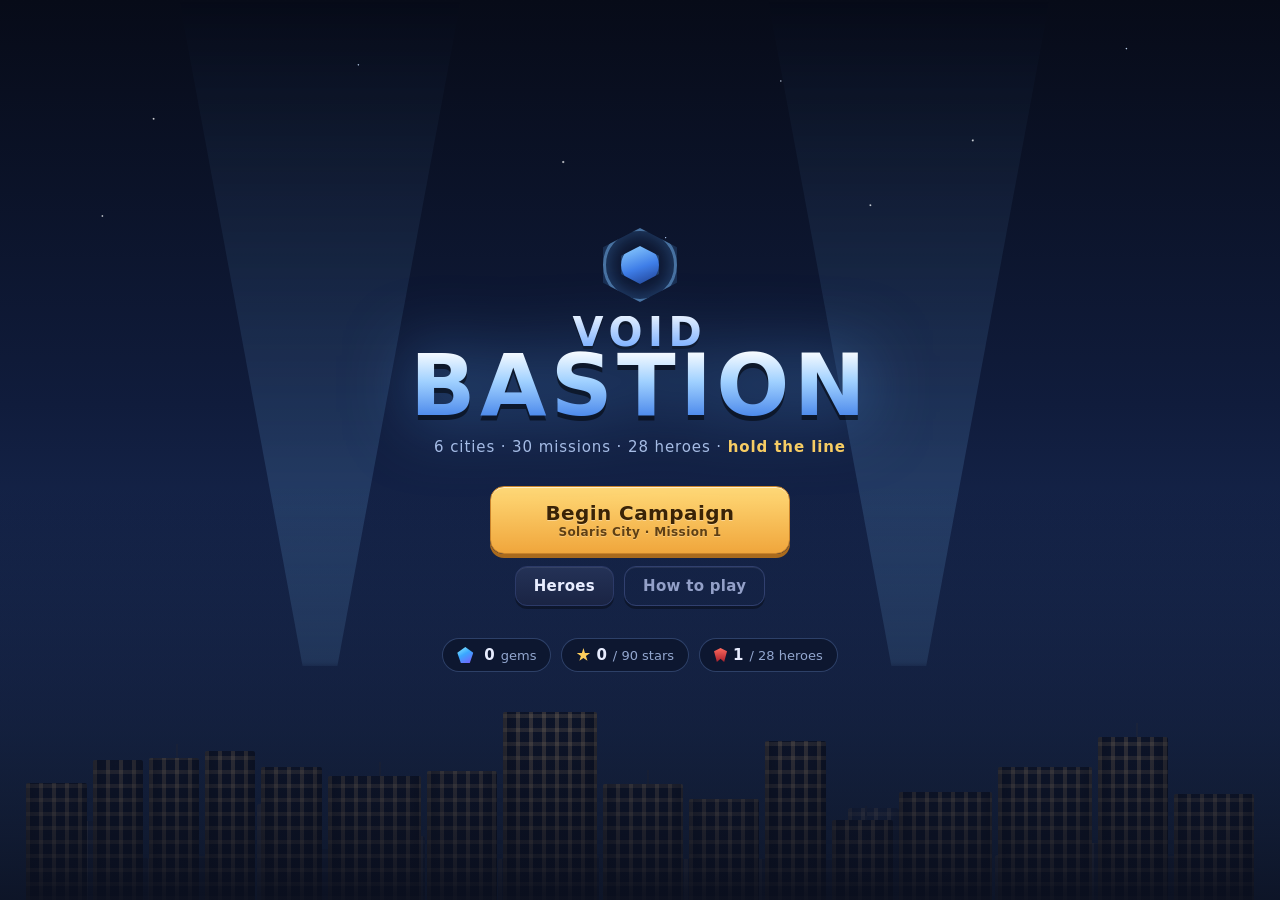
<file: index.html>
<!DOCTYPE html>
<html lang="en">
<head>
<meta charset="utf-8" />
<meta name="viewport" content="width=device-width, initial-scale=1, maximum-scale=1, user-scalable=no, viewport-fit=cover" />
<meta name="mobile-web-app-capable" content="yes" />
<meta name="apple-mobile-web-app-status-bar-style" content="black-translucent" />
<title>Void Bastion — Hero Collector Demo</title>
<link rel="preconnect" href="https://fonts.googleapis.com">
<link rel="stylesheet" href="css/styles.css" />
</head>
<body>

<!-- ===================== MENU ===================== -->
<section class="screen active" id="screen-menu">
  <div class="skyline">
    <div class="stars"></div>
    <div class="beam b-a"></div><div class="beam b-b"></div>
    <div class="city far"><i style="--w:54px;--h:47px"></i><i style="--w:62px;--h:79px"></i><i style="--w:38px;--h:42px"></i><i style="--w:70px;--h:44px"></i><i style="--w:54px;--h:75px"></i><i style="--w:38px;--h:96px"></i><i style="--w:70px;--h:51px"></i><i style="--w:38px;--h:43px"></i><i style="--w:62px;--h:64px"></i><i style="--w:38px;--h:53px"></i><i style="--w:38px;--h:73px"></i><i style="--w:62px;--h:41px"></i><i style="--w:70px;--h:45px"></i><i style="--w:46px;--h:78px"></i><i style="--w:70px;--h:41px"></i><i style="--w:70px;--h:75px"></i><i style="--w:62px;--h:41px"></i><i style="--w:46px;--h:40px"></i><i style="--w:70px;--h:92px"></i><i style="--w:46px;--h:56px"></i><i style="--w:62px;--h:47px"></i><i style="--w:70px;--h:45px"></i><i style="--w:70px;--h:57px"></i><i style="--w:70px;--h:90px"></i><i style="--w:46px;--h:44px"></i><i style="--w:70px;--h:74px"></i></div>
    <div class="city near"><i style="--w:68px;--h:117px"></i><i style="--w:56px;--h:140px"></i><i style="--w:56px;--h:142px"></i><i style="--w:56px;--h:149px"></i><i style="--w:68px;--h:133px"></i><i style="--w:104px;--h:124px"></i><i style="--w:78px;--h:129px"></i><i style="--w:104px;--h:188px"></i><i style="--w:90px;--h:116px"></i><i style="--w:78px;--h:101px"></i><i style="--w:68px;--h:159px"></i><i style="--w:68px;--h:80px"></i><i style="--w:104px;--h:108px"></i><i style="--w:104px;--h:133px"></i><i style="--w:78px;--h:163px"></i><i style="--w:90px;--h:106px"></i></div>
    <div class="haze"></div>
  </div>

  <div class="menu-inner">
    <div class="crest">
      <span class="crest-ring"></span>
      <span class="crest-core"></span>
    </div>
    <h1 class="logo">
      <span class="logo-top">VOID</span>
      <span class="logo-bot">BASTION</span>
    </h1>
    <p class="tagline" id="menu-tagline">Six cities &middot; 30 missions &middot; 28 heroes &middot; <em>hold the line</em></p>

    <div class="menu-buttons">
      <button class="btn btn-primary big" id="btn-play">
        <span class="go-label" id="menu-play-label">Begin Campaign</span>
        <span class="go-sub" id="menu-play-sub">Solaris City · Mission 1</span>
      </button>
      <div class="menu-row">
        <button class="btn" id="btn-collection">Heroes</button>
        <button class="btn ghost" id="btn-howto">How to play</button>
      </div>
    </div>

    <div class="install-card" id="install-card" hidden>
      <button class="install-x" id="install-x" aria-label="Dismiss">&times;</button>
      <b id="install-title">Play it full screen</b>
      <p id="install-body">Install it to your home screen and it opens like an app — no browser bars, and it works offline.</p>
      <button class="btn btn-primary small" id="install-go" hidden>Install</button>
    </div>

    <div class="menu-foot">
      <span class="stat-chip"><i class="gem"></i><b id="menu-gems">0</b><span>gems</span></span>
      <span class="stat-chip"><i class="ico-star"></i><b id="menu-stars">0</b><span>/ <span id="menu-stars-max">90</span> stars</span></span>
      <span class="stat-chip"><i class="ico-cape"></i><b id="menu-roster">1</b><span>/ <span id="menu-roster-max">28</span> heroes</span></span>
    </div>
  </div>
</section>

<!-- ===================== COLLECTION ===================== -->
<section class="screen" id="screen-collection">
  <header class="sub-head">
    <button class="btn small" data-back>&larr; Back</button>
    <h2>Hero Collection</h2>
    <span class="gem-chip"><i class="gem"></i><span id="col-gems">0</span></span>
  </header>

  <div class="collection-body">
    <div class="hero-cards" id="hero-cards"><!-- built by JS --></div>

    <div class="crate-panel">
      <h3>Cases</h3>
      <p class="muted">Stars are what pay for these. Duplicates convert to gems.</p>
      <div class="crate-list" id="crate-list"><!-- built by JS --></div>
      <p class="crate-note" id="crate-note">Earn gems by taking stars.</p>
    </div>
  </div>
</section>

<!-- ===================== CHAPTER SELECT ===================== -->
<section class="screen" id="screen-chapters">
  <header class="sub-head">
    <button class="btn small" data-back>&larr; Menu</button>
    <h2>Campaign</h2>
    <span class="progress-chip"><i class="ico-star"></i><b id="ch-stars">0</b> stars</span>
    <span class="gem-chip"><i class="gem"></i><span id="ch-gems">0</span></span>
  </header>
  <div class="chapter-grid" id="chapter-grid"><!-- built by JS --></div>
</section>

<!-- ===================== MISSION SELECT ===================== -->
<section class="screen" id="screen-levels">
  <header class="sub-head">
    <button class="btn small" id="btn-back-chapters">&larr; Cities</button>
    <h2 id="lvl-chapter-name">Solaris City</h2>
    <span class="progress-chip" id="lvl-gate">0/15 stars</span>
    <span class="gem-chip"><i class="gem"></i><span id="lvl-gems">0</span></span>
  </header>
  <p class="chapter-blurb" id="lvl-blurb"></p>
  <div class="level-grid" id="level-grid"><!-- built by JS --></div>
</section>

<!-- ===================== LOADOUT ===================== -->
<section class="screen" id="screen-loadout">
  <header class="sub-head">
    <button class="btn small" id="btn-loadout-back">&larr; Missions</button>
    <h2 id="lo-title">Choose your squad</h2>
    <span class="progress-chip" id="lo-count">0 / 1 picked</span>
  </header>
  <p class="chapter-blurb" id="lo-sub"></p>
  <div class="lo-filters" id="lo-filters"><!-- built by JS --></div>
  <div class="loadout-body">
    <div class="loadout-grid" id="loadout-grid"><!-- built by JS --></div>
    <aside class="synergy-panel">
      <h4>Squad synergies</h4>
      <p class="muted syn-hint">Who you bring together changes the run.</p>
      <div class="syn-list" id="syn-list"><!-- built by JS --></div>
    </aside>
  </div>
  <div class="loadout-bar">
    <div class="loadout-picked" id="lo-picked"></div>
    <button class="btn btn-primary big" id="btn-deploy">Deploy</button>
  </div>
</section>

<!-- ===================== GAME ===================== -->
<section class="screen" id="screen-game">
  <div class="game-wrap">
    <div class="stage">
      <div class="hud">
        <div class="hud-item lives"><i class="ico-heart"></i><span id="hud-lives">100</span></div>
        <div class="hud-item cash"><i class="ico-coin"></i><span id="hud-cash">650</span></div>
        <div class="hud-item round"><span class="lbl">ROUND</span><span id="hud-round">0/6</span></div>
        <div class="hud-item mission"><span class="lbl" id="hud-level">LEVEL 1</span><span id="hud-map">Sentry Ridge</span></div>
        <button class="btn small ghost hud-full" id="btn-fullscreen" hidden aria-label="Full screen">
          <i class="ico-expand"></i>
        </button>
        <button class="btn small ghost hud-quit" id="btn-quit">Quit</button>
      </div>

      <div class="canvas-holder">
        <canvas id="game" width="1120" height="640"></canvas>
        <div class="wave-banner" id="wave-banner"></div>
      </div>
    </div>

    <aside class="sidebar">
      <div class="rotate-hint" id="rotate-hint" hidden>
        <span class="rot-icon"></span>
        <span>Turn sideways for a bigger battlefield</span>
        <button class="rot-x" id="rotate-hint-x" aria-label="Dismiss">&times;</button>
      </div>
      <div class="syn-strip" id="syn-strip" hidden><!-- built by JS --></div>
      <div class="shop-section">
        <h4>Base units</h4>
        <div class="shop-grid" id="shop-towers"></div>
      </div>
      <div class="shop-section">
        <h4>Heroes <span class="hint" id="hero-slots">0 / 2 deployed</span></h4>
        <div class="shop-grid heroes" id="shop-heroes"></div>
      </div>

      <div class="inspect" id="inspect" hidden>
        <div class="inspect-head">
          <b id="ins-name">—</b>
          <span class="lvl" id="ins-level">Lv 1</span>
        </div>
        <div class="ins-class" id="ins-class" hidden></div>
        <div class="inspect-stats" id="ins-stats"></div>
        <div class="ins-warn" id="ins-warn" hidden></div>
        <button class="btn small btn-ult" id="btn-ult" hidden>
          <span id="ult-name">Unleash</span>
          <span class="ult-charges" id="ult-charges">1 / 1</span>
        </button>
        <div class="inspect-actions">
          <button class="btn small btn-primary" id="btn-upgrade">Upgrade</button>
          <button class="btn small danger" id="btn-sell">Sell</button>
        </div>
      </div>

      <div class="sidebar-foot">
        <button class="btn btn-go" id="btn-start-round">
          <span class="go-label">Start Round</span>
          <span class="go-sub" id="go-sub">15 rounds to win</span>
        </button>
        <button class="btn speed" id="btn-speed">1&times;</button>
      </div>
    </aside>
  </div>
</section>

<!-- ===================== OVERLAYS ===================== -->
<div class="overlay" id="overlay-result" hidden>
  <div class="result-card">
    <h2 id="res-title">Victory!</h2>
    <div class="res-stars" id="res-stars" hidden><span></span><span></span><span></span></div>
    <p id="res-sub">You defended the bastion.</p>
    <div class="reward-row"><i class="gem"></i><span id="res-gems">+0</span> gems earned</div>
    <div class="res-gem-note" id="res-gem-note" hidden></div>
    <div class="res-mastery" id="res-mastery" hidden><!-- built by JS --></div>
    <div class="res-syn" id="res-syn" hidden><!-- built by JS --></div>
    <div class="result-actions">
      <button class="btn btn-primary" id="btn-res-again">Play again</button>
      <button class="btn" id="btn-res-menu">Menu</button>
    </div>
  </div>
</div>

<div class="overlay" id="overlay-crate" hidden>
  <div class="case-stage" id="case-stage">
    <div class="case-head">
      <b id="case-name">Field Case</b>
      <span id="case-odds"></span>
    </div>

    <div class="reel-frame">
      <div class="reel-marker"></div>
      <div class="reel-fade left"></div>
      <div class="reel-fade right"></div>
      <div class="reel" id="reel"><!-- built by JS --></div>
    </div>

    <div class="case-result" id="case-result" hidden>
      <div class="case-hero" id="case-hero"></div>
      <div class="case-info">
        <span class="case-rarity" id="case-rarity">Rare</span>
        <b id="case-hero-name">Hero</b>
        <span class="case-tag" id="case-tag">NEW HERO</span>
      </div>
    </div>

    <button class="btn btn-primary crate-continue" id="btn-crate-continue" hidden>Continue</button>
  </div>
</div>

<div class="overlay" id="overlay-help" hidden>
  <div class="help-card">
    <h2>How to play</h2>
    <ol>
      <li>Every mission starts on the <b>squad screen</b>: pick which heroes you're taking before you
          deploy. Only the ones you choose show up in the shop, so the map screen stays readable.</li>
      <li>Pick a unit or hero from the right panel, then click the ground to place it. You can't build on the road.</li>
      <li>Press <b>Start Round</b> to send in the legion. Clear every round to finish the mission.</li>
      <li>Every trooper that reaches the bastion costs you lives. Kills earn cash — and <b>every round
          you clear pays a bonus that grows as the mission goes on</b>, so the late rounds are where
          the big upgrades get paid for.</li>
      <li>Hero slots grow with the campaign: <b>one</b> in the first city, <b>two</b> in the second,
          <b>three</b> from the third on. Units are the backbone; heroes are support.</li>
      <li>A hero's ultimate only unlocks once it is <b>fully upgraded</b>, and most get a single use
          per round. Lighter kits like Streak and Nocturne unlock earlier and get two.</li>
      <li>The <b>Relay Mast</b> builds nothing of its own — it widens the range and speeds up the fire
          of every unit standing inside its ring.</li>
      <li>Click a placed unit to <b>upgrade</b> or <b>sell</b> it. Upgrades are flat: <b>500 / 1500</b>
          for a unit, <b>1000 / 2500</b> for a hero.</li>
      <li>Stars pay <b>gems</b>, and a whole city taken at 3★ pays a bounty. Spend gems on cases to
          unlock the rest of the roster.</li>
      <li>Most heroes have a clickable ultimate — click them on the map, or press <b>Q</b>, to fire.</li>
      <li>Every hero has a <b>class</b>. A <b>Vanguard</b> earns its keep every second — heavier
          hits, faster cycle, a lighter ultimate. A <b>Specialist</b> is quiet on the field and
          devastating on the button. Every Legendary is an <b>Icon</b> and is good at both. Pair
          them deliberately.</li>
      <li>Who you bring <i>together</i> matters: the squad screen lists <b>synergies</b> and lights
          up the ones your picks have earned — cheaper units, extra ultimate charges, more cash,
          harder ultimates. Two kinetic heroes shove twice as far; one hero on a map that offered
          you three is its own reward.</li>
      <li>Heroes earn <b>mastery</b> for every mission they clear, and keep it between runs. Three
          ranks: <b>+8% damage</b>, then <b>+10% reach</b>, then <b>an extra ultimate charge</b>.
          The heroes you actually play become the heroes you rely on.</li>
      <li>From the third city on, troopers arrive in <b>plating</b> — welded rings you can see
          around them. Plating has to be stripped before their armour grades start coming off, so
          late missions need sustained fire, not one big hit.</li>
      <li>From mission 3 the legion sends <b>counter escorts</b>: some suppress heroes that carry a
          matching tag while they're nearby, others are flatly immune to a damage type. The squad
          screen marks the tags an escort shuts down in red — and units are never affected.</li>
      <li>Take all three stars on every mission in a city to open the next one. <b>Six cities,
          30 missions.</b></li>
    </ol>
    <button class="btn btn-primary" id="btn-help-close">Got it</button>
  </div>
</div>

<script src="js/utils.js"></script>
<script src="js/data.js"></script>
<script src="js/save.js"></script>
<script src="js/audio.js"></script>
<script src="js/game.js"></script>
<script src="js/ui.js"></script>
<script src="js/main.js"></script>
</body>
</html>
</file>
<file: css/styles.css>
/* ============ base ============ */
:root{
  --bg:#0b1020;
  --bg2:#121a33;
  --panel:#182241;
  --panel2:#1f2b52;
  --line:#2c3a68;
  --txt:#e8edff;
  --muted:#93a0c8;
  --gold:#ffcf5c;
  --green:#4ade80;
  --red:#ff5a6e;
  --blue:#54b8ff;
  --violet:#a97bff;
  --shadow:0 10px 30px rgba(0,0,0,.45);
  --radius:14px;
}

*{box-sizing:border-box}
/* class rules like .btn-ult{display:flex} otherwise beat the UA's [hidden] */
[hidden]{display:none !important}
html,body{height:100%}
body{
  margin:0;
  background:radial-gradient(1200px 800px at 50% -10%, #1b2750 0%, var(--bg) 60%);
  color:var(--txt);
  font-family:"Trebuchet MS","Segoe UI",system-ui,-apple-system,sans-serif;
  -webkit-font-smoothing:antialiased;
  overflow:hidden;
}

.screen{
  position:fixed; inset:0;
  display:none;
  opacity:0;
  transition:opacity .28s ease;
}
.screen.active{display:flex; opacity:1}

button{font-family:inherit}

/* ============ buttons ============ */
.btn{
  appearance:none; border:1px solid var(--line);
  background:linear-gradient(#243257,#1a2444);
  color:var(--txt);
  padding:10px 18px;
  border-radius:12px;
  font-size:15px; font-weight:700; letter-spacing:.02em;
  cursor:pointer;
  box-shadow:0 3px 0 rgba(0,0,0,.35), inset 0 1px 0 rgba(255,255,255,.08);
  transition:transform .08s ease, filter .15s ease, box-shadow .1s ease;
}
.btn:hover{filter:brightness(1.15)}
.btn:active{transform:translateY(2px); box-shadow:0 1px 0 rgba(0,0,0,.35)}
.btn:disabled{opacity:.45; cursor:not-allowed; filter:grayscale(.5)}
.btn.big{padding:15px 44px; font-size:20px; border-radius:14px}
.btn.small{padding:7px 12px; font-size:13px; border-radius:10px}
.btn.ghost{background:transparent; border-color:#31406f; color:var(--muted)}
.btn.ghost:hover{color:var(--txt)}
.btn.danger{background:linear-gradient(#5c2130,#431622); border-color:#7a2d40}
.btn-primary{
  background:linear-gradient(#ffd977,#f0a63c);
  border-color:#c9832a; color:#3a2306;
  box-shadow:0 4px 0 #a96a1d, inset 0 1px 0 rgba(255,255,255,.6);
  text-shadow:0 1px 0 rgba(255,255,255,.35);
}
.btn-primary:active{box-shadow:0 1px 0 #a96a1d}

/* ============ gems / icons ============ */
.gem{
  display:inline-block; width:16px; height:16px; vertical-align:-3px;
  background:linear-gradient(150deg,#8ef1ff,#3aa8ff 45%,#7a5bff);
  clip-path:polygon(50% 0,100% 36%,78% 100%,22% 100%,0 36%);
  filter:drop-shadow(0 0 5px rgba(90,180,255,.7));
  margin-right:5px;
}
.gem.sm{width:13px;height:13px;vertical-align:-2px;margin:0 0 0 4px}
.gem-chip{
  background:rgba(20,30,60,.7); border:1px solid var(--line);
  padding:7px 14px; border-radius:999px; font-weight:800; font-size:15px;
}
.roster-chip{color:var(--muted); font-size:14px}
.muted{color:var(--muted)}

/* ============ MENU ============ */
#screen-menu{align-items:center; justify-content:center; overflow:hidden}

.skyline{position:absolute; inset:0; overflow:hidden;
  background:linear-gradient(180deg,#070b18 0%,#101c3c 45%,#1b2f5c 78%,#24406e 100%)}
.skyline .stars{
  position:absolute; inset:0 0 40% 0;
  background-image:
    radial-gradient(1.4px 1.4px at 12% 22%, #fff, transparent),
    radial-gradient(1.2px 1.2px at 28% 12%, #cfe4ff, transparent),
    radial-gradient(1.6px 1.6px at 44% 30%, #fff, transparent),
    radial-gradient(1.1px 1.1px at 61% 15%, #dbe9ff, transparent),
    radial-gradient(1.5px 1.5px at 76% 26%, #fff, transparent),
    radial-gradient(1.2px 1.2px at 88% 9%, #cfe4ff, transparent),
    radial-gradient(1.3px 1.3px at 8% 40%, #fff, transparent),
    radial-gradient(1.1px 1.1px at 52% 44%, #bcd6ff, transparent),
    radial-gradient(1.4px 1.4px at 68% 38%, #fff, transparent);
  animation:twinkle 5s ease-in-out infinite;
}
@keyframes twinkle{0%,100%{opacity:.55}50%{opacity:1}}

/* searchlights sweeping the clouds */
.skyline .beam{
  position:absolute; bottom:26%; width:34vw; height:120vh;
  transform-origin:50% 100%;
  background:linear-gradient(to top, rgba(120,190,255,.22), rgba(120,190,255,0) 62%);
  clip-path:polygon(46% 100%, 54% 100%, 100% 0, 0 0);
  filter:blur(3px);
}
.skyline .b-a{left:8%;  animation:sweep 13s ease-in-out infinite}
.skyline .b-b{right:12%; animation:sweep 17s ease-in-out infinite reverse}
@keyframes sweep{0%,100%{transform:rotate(-19deg)}50%{transform:rotate(17deg)}}

/* two parallax bands of rooftops */
.skyline .city{
  position:absolute; left:0; right:0; bottom:0;
  display:flex; align-items:flex-end; justify-content:center;
  gap:6px; padding:0 2vw;
}
.skyline .city i{
  display:block; width:var(--w); height:var(--h);
  border-radius:3px 3px 0 0;
  background-image:
    repeating-linear-gradient(90deg, rgba(255,206,130,.30) 0 4px, transparent 4px 13px),
    repeating-linear-gradient(0deg, rgba(255,206,130,.22) 0 4px, transparent 4px 14px),
    linear-gradient(to top, var(--c1), var(--c2));
  background-blend-mode:screen, screen, normal;
  box-shadow:inset 0 -14px 22px rgba(0,0,0,.5);
}
.skyline .far{--c1:#16233f; --c2:#22345c; opacity:.75; filter:blur(.4px)}
.skyline .near{--c1:#070c1a; --c2:#101a33}
.skyline .far i{height:var(--h)}
.skyline .near i{border-radius:2px 2px 0 0}
/* a few roof aerials on the near band */
.skyline .near i:nth-child(3n)::after{
  content:""; position:absolute; margin-top:-14px; margin-left:calc(var(--w) / 2 - 1px);
  width:2px; height:14px; background:#2a3757;
}
.skyline .near i{position:relative}

.skyline .haze{
  position:absolute; inset:auto 0 0 0; height:46%;
  background:linear-gradient(to top, rgba(11,16,32,.9), rgba(11,16,32,0));
}

.menu-inner{position:relative; text-align:center; z-index:2; padding:0 20px}

/* the bastion crest above the wordmark */
.crest{position:relative; width:74px; height:74px; margin:0 auto 14px}
.crest-ring,.crest-core{position:absolute; inset:0; border-radius:50%}
.crest-ring{
  border:3px solid rgba(120,190,255,.55);
  box-shadow:0 0 26px rgba(90,170,255,.45), inset 0 0 20px rgba(90,170,255,.35);
  animation:crestSpin 9s linear infinite;
  clip-path:polygon(50% 0,100% 26%,100% 74%,50% 100%,0 74%,0 26%);
}
.crest-core{
  inset:18px; background:linear-gradient(160deg,#8fd0ff,#3f7ee8 55%,#20408f);
  clip-path:polygon(50% 0,100% 26%,100% 74%,50% 100%,0 74%,0 26%);
  box-shadow:0 0 22px rgba(90,170,255,.7);
  animation:crestPulse 3.4s ease-in-out infinite;
}
@keyframes crestSpin{to{transform:rotate(360deg)}}
@keyframes crestPulse{0%,100%{opacity:.85; transform:scale(1)}50%{opacity:1; transform:scale(1.07)}}

.logo{margin:0; line-height:.84; user-select:none}
.logo-top,.logo-bot{display:block; font-weight:900; letter-spacing:.14em}
.logo-top{
  font-size:40px;
  background:linear-gradient(#eaf3ff,#7fb0ff);
  -webkit-background-clip:text; background-clip:text; color:transparent;
  filter:drop-shadow(0 3px 0 rgba(0,0,0,.45));
}
.logo-bot{
  font-size:86px; letter-spacing:.05em;
  background:linear-gradient(#ffffff,#9fd0ff 45%,#3f7ee8);
  -webkit-background-clip:text; background-clip:text; color:transparent;
  filter:drop-shadow(0 5px 0 rgba(0,0,0,.5)) drop-shadow(0 0 34px rgba(90,170,255,.5));
}
.tagline{color:#a9bde4; margin:16px 0 30px; font-size:15px; letter-spacing:.06em}
.tagline em{color:#ffcf5c; font-style:normal; font-weight:800}

.menu-buttons{display:flex; flex-direction:column; gap:12px; align-items:center}
.menu-buttons .btn-primary{min-width:300px; padding:14px 30px; line-height:1.2}
.menu-buttons .go-label{font-size:20px}
.menu-buttons .go-sub{font-size:12px; opacity:.8}
.menu-row{display:flex; gap:10px}
.menu-foot{margin-top:32px; display:flex; gap:10px; align-items:center; justify-content:center; flex-wrap:wrap}
.stat-chip{
  display:inline-flex; align-items:center; gap:6px;
  background:rgba(12,20,42,.72); border:1px solid rgba(120,160,230,.3);
  padding:7px 14px; border-radius:999px; font-size:13px; color:#93a7cf;
  backdrop-filter:blur(4px);
}
.stat-chip b{color:#e8edff; font-size:15px}
.ico-star{
  width:14px;height:14px;background:var(--gold);
  clip-path:polygon(50% 0,61% 35%,98% 35%,68% 57%,79% 91%,50% 70%,21% 91%,32% 57%,2% 35%,39% 35%);
  filter:drop-shadow(0 0 5px rgba(255,207,92,.6));
}
.ico-cape{
  width:13px;height:14px;background:linear-gradient(#ff6a5e,#a8202c);
  clip-path:polygon(50% 0,100% 22%,78% 100%,50% 76%,22% 100%,0 22%);
}

/* ============ COLLECTION ============ */
#screen-collection{flex-direction:column; padding:26px 34px; overflow:auto}
.sub-head{display:flex; align-items:center; gap:18px; margin-bottom:26px}
.sub-head h2{margin:0; font-size:28px; flex:1}
.collection-body{display:flex; gap:28px; align-items:stretch; flex-wrap:wrap; justify-content:center; margin-top:2vh}
.hero-cards{display:flex; gap:20px; flex-wrap:wrap; justify-content:center}

.hero-card{
  width:230px; border-radius:18px; padding:18px;
  background:linear-gradient(180deg,var(--panel2),var(--panel));
  border:1px solid var(--line);
  box-shadow:var(--shadow);
  position:relative; overflow:hidden;
  transition:transform .18s ease;
}
.hero-card:hover{transform:translateY(-4px)}
.hero-card::before{
  content:""; position:absolute; inset:-40% -40% auto -40%; height:70%;
  background:radial-gradient(closest-side, var(--glow,rgba(255,255,255,.25)), transparent);
  opacity:.55;
}
.hero-card.locked{filter:grayscale(.9) brightness(.62)}
.hero-card .art{position:relative; height:150px; display:grid; place-items:center}
.hero-card h3{margin:6px 0 2px; font-size:20px; text-align:center; position:relative}
.hero-card .role{text-align:center; color:var(--muted); font-size:13px; margin-bottom:10px; position:relative}
.hero-card .desc{font-size:13px; color:#c3cdf0; line-height:1.45; min-height:56px; position:relative}
.hero-card .hero-tags{
  position:relative; display:flex; gap:5px; flex-wrap:wrap; margin-top:9px;
}
.hero-card .hero-tags span{
  font-size:10px; font-weight:800; letter-spacing:.08em; text-transform:uppercase;
  padding:3px 7px; border-radius:999px;
  background:rgba(255,255,255,.1); color:#c3cdf0;
}
.hero-card .state{
  position:relative; display:block; text-align:center; margin-top:10px;
  font-weight:800; font-size:13px; letter-spacing:.08em;
}
.hero-card .state.owned{color:var(--green)}
.hero-card .state.locked{color:var(--muted)}
.hero-card .starter{position:absolute; top:10px; right:10px; font-size:10px; letter-spacing:.1em;
  background:rgba(255,255,255,.12); padding:3px 8px; border-radius:999px}
.hero-card .apex{position:absolute; top:10px; right:10px; font-size:9.5px; font-weight:900;
  letter-spacing:.1em; color:#0b1020; padding:3px 9px; border-radius:999px;
  background:linear-gradient(120deg,#ffd23f,#ff8a3d); box-shadow:0 0 16px -2px #ffb03f}
.hero-card .hero-mastery{margin-top:8px; display:flex; flex-direction:column; gap:5px}
.hm-head{display:flex; justify-content:space-between; font-size:10.5px}
.hm-head b{color:var(--gold); letter-spacing:.06em; text-transform:uppercase}
.hm-head i{color:var(--muted); font-style:normal}
.hm-bar{height:4px; border-radius:2px; background:rgba(255,255,255,.12); overflow:hidden}
.hm-bar b{display:block; height:100%; background:linear-gradient(90deg,#7fd0ff,var(--gold))}
.hero-mastery.maxed .hm-bar b{background:var(--gold); box-shadow:0 0 10px var(--gold)}
.hm-perks{display:flex; gap:5px; flex-wrap:wrap}
.hm-perks em{
  font-style:normal; font-size:9px; font-weight:800; letter-spacing:.04em;
  padding:2px 6px; border-radius:999px; color:var(--muted);
  background:rgba(255,255,255,.06); border:1px solid var(--line);
}
.hm-perks em.on{color:#0b1020; background:var(--gold); border-color:var(--gold)}
.hero-card .hero-class{font-size:10.5px; line-height:1.4; margin:2px 0 6px; color:var(--c)}
.hero-card .hero-class b{letter-spacing:.06em; text-transform:uppercase}

.crate-panel{
  width:300px; text-align:center; padding:22px;
  background:linear-gradient(180deg,var(--panel2),var(--panel));
  border:1px solid var(--line); border-radius:18px; box-shadow:var(--shadow);
}
.crate-panel h3{margin:8px 0 6px}
.crate-panel p{font-size:13px; margin:0 0 14px}
.crate-note{min-height:18px; color:var(--gold); font-weight:700}
.crate-visual{height:130px; display:grid; place-items:center}

/* crate art */
.crate{position:relative; width:110px; height:92px; transform-origin:50% 100%}
.crate.big{width:170px; height:142px}
.crate-body{
  position:absolute; inset:18px 0 0 0;
  background:linear-gradient(#a4652f,#6f4019);
  border:3px solid #4a2a0f; border-radius:10px;
  box-shadow:inset 0 -12px 18px rgba(0,0,0,.35), inset 0 8px 12px rgba(255,255,255,.18);
  display:grid; place-items:center;
}
.crate-star{font-size:30px; color:#ffd977; text-shadow:0 0 12px rgba(255,200,80,.9)}
.crate.big .crate-star{font-size:46px}
.crate-lid{
  position:absolute; top:0; left:-6px; right:-6px; height:26px;
  background:linear-gradient(#c07a3c,#8a5222);
  border:3px solid #4a2a0f; border-radius:8px;
  transform-origin:50% 100%;
  box-shadow:inset 0 4px 8px rgba(255,255,255,.22);
}
.crate-panel .crate{animation:crateIdle 3.4s ease-in-out infinite}
@keyframes crateIdle{0%,100%{transform:translateY(0) rotate(0)}50%{transform:translateY(-7px) rotate(-2deg)}}

/* ============ LEVEL SELECT ============ */
#screen-levels{flex-direction:column; padding:24px 34px; overflow:auto}
.progress-chip{
  background:rgba(20,30,60,.7); border:1px solid var(--line);
  padding:7px 14px; border-radius:999px; font-weight:800; font-size:14px; color:var(--muted);
}
.progress-chip b{color:var(--green)}
.level-grid{
  display:grid; grid-template-columns:repeat(auto-fill,minmax(210px,1fr));
  gap:16px; align-content:start; padding-bottom:24px;
}
.level-card{
  position:relative; text-align:left; padding:14px 16px 16px;
  border-radius:16px; border:1px solid var(--line);
  background:linear-gradient(180deg,var(--panel2),var(--panel));
  box-shadow:var(--shadow); cursor:pointer; color:var(--txt);
  transition:transform .15s ease, border-color .15s ease;
  display:flex; flex-direction:column; gap:3px;
}
.level-card:hover:not(.locked){transform:translateY(-3px); border-color:#4b60a8}
.level-card .lv-n{font-size:11px; letter-spacing:.18em; color:var(--muted); font-weight:800}
.level-card .lv-name{font-size:17px; font-weight:900}
.level-card .lv-map{font-size:12px; color:var(--muted)}
.level-card .lv-meta{margin-top:8px; display:flex; gap:8px; flex-wrap:wrap; font-size:11px; font-weight:800}
.level-card .tag{padding:3px 8px; border-radius:999px; background:rgba(255,255,255,.09); color:#cdd8f6}
.level-card .tag.boss{background:rgba(255,90,110,.2); color:#ff97a6}
.level-card .tag.swift{background:rgba(255,210,63,.18); color:#ffd977}
.level-card .tag.shield{background:rgba(120,220,255,.18); color:#9fe4ff}
.level-card .tag.gems{background:rgba(90,180,255,.16); color:#9fd0ff}
.level-card .tag.counter{
  background:color-mix(in srgb, var(--c) 20%, transparent);
  color:var(--c);
  border:1px solid color-mix(in srgb, var(--c) 45%, transparent);
}
.level-card.cleared{border-color:#2f7a4d}
.level-card .lv-done{
  position:absolute; top:12px; right:12px; font-size:15px; color:var(--green); font-weight:900;
}
.level-card.locked{opacity:.45; cursor:not-allowed; filter:grayscale(.6)}
.level-card.next{border-color:var(--gold); box-shadow:0 0 0 2px rgba(255,207,92,.22), var(--shadow)}

/* ============ CHAPTER SELECT ============ */
#screen-chapters{flex-direction:column; padding:24px 34px; overflow:auto}
.chapter-grid{
  display:grid; grid-template-columns:repeat(auto-fill,minmax(300px,1fr));
  gap:18px; align-content:start; padding-bottom:26px;
}
.chapter-card{
  position:relative; overflow:hidden; text-align:left; cursor:pointer; color:var(--txt);
  padding:20px; border-radius:20px; border:1px solid var(--line);
  background:linear-gradient(180deg,var(--panel2),var(--panel));
  box-shadow:var(--shadow);
  transition:transform .16s ease, border-color .16s ease;
  display:flex; flex-direction:column; gap:6px;
}
.chapter-card::before{
  content:""; position:absolute; inset:-60% -30% auto -30%; height:120%;
  background:radial-gradient(closest-side, var(--accent), transparent 70%);
  opacity:.22; pointer-events:none;
}
.chapter-card:hover:not(.locked){transform:translateY(-4px); border-color:var(--accent)}
.chapter-card .ch-n{font-size:11px; letter-spacing:.2em; color:var(--muted); font-weight:800; position:relative}
.chapter-card .ch-name{font-size:24px; font-weight:900; position:relative}
.chapter-card .ch-tag{font-size:12px; color:var(--accent); font-weight:800; letter-spacing:.1em;
  text-transform:uppercase; position:relative}
.chapter-card .ch-blurb{font-size:12.5px; color:#c3cdf0; line-height:1.5; margin-top:6px; position:relative}
.chapter-card .ch-boss{
  position:relative; margin-top:10px; font-size:11.5px; color:#ffb0a0;
  background:rgba(255,90,110,.12); border:1px solid rgba(255,90,110,.3);
  padding:6px 10px; border-radius:9px;
}
.chapter-card .ch-bar{
  position:relative; margin-top:12px; height:8px; border-radius:999px;
  background:rgba(255,255,255,.09); overflow:hidden;
}
.chapter-card .ch-bar i{display:block; height:100%; border-radius:999px;
  background:linear-gradient(90deg,var(--accent),#fff); box-shadow:0 0 10px var(--accent)}
.chapter-card .ch-stat{position:relative; display:flex; justify-content:space-between;
  margin-top:7px; font-size:11.5px; font-weight:800; color:var(--muted)}
.chapter-card .ch-stat b{color:var(--txt)}
.chapter-card.locked{opacity:.42; cursor:not-allowed; filter:grayscale(.65)}
.chapter-card.done{border-color:#2f7a4d}
.chapter-card .ch-lock{
  position:relative; margin-top:10px; font-size:11.5px; color:#ffcf5c; font-weight:800;
}

.chapter-blurb{margin:-12px 0 18px; color:var(--muted); font-size:13.5px}

/* mission stars */
.level-card .lv-stars{position:absolute; top:12px; right:12px; display:flex; gap:3px}
.level-card .lv-stars i{
  width:12px; height:12px; background:rgba(255,255,255,.16);
  clip-path:polygon(50% 0,61% 35%,98% 35%,68% 57%,79% 91%,50% 70%,21% 91%,32% 57%,2% 35%,39% 35%);
}
.level-card .lv-stars i.on{background:var(--gold); filter:drop-shadow(0 0 4px rgba(255,207,92,.7))}
.level-card .lv-boss-name{
  margin-top:8px; font-size:11px; font-weight:800; color:#ffb0a0;
}

.res-stars{display:flex; gap:10px; justify-content:center; margin:6px 0 12px}
.res-stars span{
  width:34px; height:34px; background:rgba(255,255,255,.14);
  clip-path:polygon(50% 0,61% 35%,98% 35%,68% 57%,79% 91%,50% 70%,21% 91%,32% 57%,2% 35%,39% 35%);
  transform:scale(.3); opacity:0;
}
.res-stars span.on{background:var(--gold); filter:drop-shadow(0 0 12px rgba(255,207,92,.8))}
.res-stars span.show{animation:starPop .45s cubic-bezier(.2,1.5,.4,1) forwards}
.res-stars span:nth-child(2).show{animation-delay:.16s}
.res-stars span:nth-child(3).show{animation-delay:.32s}
@keyframes starPop{to{transform:scale(1); opacity:1}}

/* ============ LOADOUT ============ */
#screen-loadout{flex-direction:column; padding:22px 30px 0; overflow:hidden}
.loadout-grid{
  flex:1; min-height:0; overflow-y:auto;
  display:grid; grid-template-columns:repeat(auto-fill,minmax(148px,1fr));
  gap:12px; align-content:start; padding-bottom:16px;
}
.lo-card{
  position:relative; text-align:left; cursor:pointer; color:var(--txt);
  padding:10px; border-radius:14px; border:1px solid var(--line);
  background:linear-gradient(180deg,var(--panel2),var(--panel));
  display:flex; flex-direction:column; align-items:center; gap:2px;
  transition:transform .12s ease, border-color .12s ease;
}
.lo-card:hover:not(.locked){transform:translateY(-3px)}
.lo-card.picked{border-color:var(--r); box-shadow:0 0 0 2px var(--r), 0 0 22px -6px var(--r)}
.lo-card.locked{opacity:.35; cursor:not-allowed; filter:grayscale(.8)}
.lo-card.full:not(.picked){opacity:.45}
.lo-card canvas{margin-top:2px}
.lo-card .lo-name{font-size:13.5px; font-weight:900}
.lo-card .lo-role{font-size:10.5px; color:var(--muted); text-align:center}
.syn-strip{display:flex; gap:6px; flex-wrap:wrap; padding:0 0 4px}
.syn-chip{
  font-size:9.5px; font-weight:900; letter-spacing:.07em; text-transform:uppercase;
  padding:3px 9px; border-radius:999px; color:var(--c);
  background:color-mix(in srgb, var(--c) 14%, transparent);
  border:1px solid color-mix(in srgb, var(--c) 45%, transparent);
}
.res-mastery{margin:12px 0 4px; text-align:left}
.res-mastery h4{margin:0 0 7px; font-size:12px; letter-spacing:.08em; text-transform:uppercase; color:var(--muted)}
.rm-row{display:grid; grid-template-columns:88px 1fr auto; align-items:center; gap:9px;
  font-size:12px; padding:3px 0}
.rm-row b:first-child{color:var(--c)}
.rm-bar{height:4px; border-radius:2px; background:rgba(255,255,255,.12); overflow:hidden}
.rm-bar b{display:block; height:100%; background:linear-gradient(90deg,#7fd0ff,var(--gold))}
.rm-row span{color:var(--muted); font-weight:700}
.rm-row.up span{color:var(--gold)}
.res-syn{margin-top:6px; font-size:11.5px; color:var(--muted); font-weight:700}
.lo-filters{display:flex; gap:8px; flex-wrap:wrap; padding:0 0 12px}
.lo-filter{
  appearance:none; cursor:pointer; font:inherit;
  font-size:11.5px; font-weight:800; letter-spacing:.06em; text-transform:uppercase;
  padding:6px 13px; border-radius:999px; color:var(--c);
  background:color-mix(in srgb, var(--c) 10%, transparent);
  border:1px solid color-mix(in srgb, var(--c) 34%, transparent);
  transition:background .12s ease, transform .08s ease;
}
.lo-filter:hover{background:color-mix(in srgb, var(--c) 20%, transparent)}
.lo-filter.on{background:var(--c); color:#0b1020; border-color:var(--c)}

.loadout-body{flex:1; min-height:0; display:grid; grid-template-columns:minmax(0,1fr) 268px; gap:16px}
.synergy-panel{
  min-width:0; overflow-y:auto; padding:14px 14px 10px; border-radius:16px;
  background:linear-gradient(180deg,var(--panel2),var(--panel));
  border:1px solid var(--line);
}
.synergy-panel h4{margin:0 0 4px; font-size:14px; letter-spacing:.05em}
.syn-hint{margin:0 0 10px; font-size:11.5px; line-height:1.4}
.syn-list{display:flex; flex-direction:column; gap:7px}
.syn-row{
  padding:8px 10px; border-radius:11px; border:1px solid var(--line);
  background:rgba(255,255,255,.03); opacity:.5;
  display:flex; flex-direction:column; gap:2px;
  transition:opacity .15s ease, border-color .15s ease, background .15s ease;
}
.syn-row.on{
  opacity:1; border-color:color-mix(in srgb, var(--c) 60%, transparent);
  background:color-mix(in srgb, var(--c) 12%, transparent);
  box-shadow:0 0 18px -8px var(--c);
}
.syn-row b{font-size:12.5px; color:var(--c); letter-spacing:.03em}
.syn-row.on b::after{content:' ✓'}
.syn-rule{font-size:10px; color:var(--muted); line-height:1.35}
.syn-note{font-size:10.5px; color:#cfd8f0; line-height:1.35}

.lo-card .lo-mastery{display:flex; align-items:center; gap:6px; margin-top:6px; width:100%}
.mp-pips{display:flex; gap:3px}
.mp-pips b{
  width:5px; height:5px; border-radius:50%; background:rgba(255,255,255,.18);
  transition:background .2s ease;
}
.mp-pips b.on{background:var(--gold); box-shadow:0 0 6px var(--gold)}
.mp-bar{flex:1; height:3px; border-radius:2px; background:rgba(255,255,255,.12); overflow:hidden}
.mp-bar b{display:block; height:100%; background:linear-gradient(90deg,#7fd0ff,var(--gold))}
.lo-mastery.maxed .mp-bar b{background:var(--gold)}
.lo-card .lo-tags span.jam{background:rgba(255,90,90,.22); color:#ffb0b0}
.loadout-slot{border-color:color-mix(in srgb, var(--c,#2c3a68) 50%, var(--line))}

.lo-card.apex{border-color:rgba(255,210,63,.55); box-shadow:0 0 26px -10px #ffd23f}
.lo-card .lo-apex{
  position:absolute; top:-1px; right:-1px; font-size:8px; font-weight:900;
  letter-spacing:.1em; color:#0b1020; padding:2px 7px; border-radius:0 13px 0 10px;
  background:linear-gradient(120deg,#ffd23f,#ff8a3d);
}
.lo-card.apex .lo-tick{top:22px}
.lo-card .lo-class{
  margin-top:5px; font-size:9px; font-weight:900; letter-spacing:.09em;
  text-transform:uppercase; padding:2px 8px; border-radius:999px;
  color:var(--c); border:1px solid color-mix(in srgb, var(--c) 55%, transparent);
  background:color-mix(in srgb, var(--c) 14%, transparent);
}
.lo-legend{
  display:inline-flex; align-items:center; gap:5px; margin-left:8px;
  font-size:10.5px; font-weight:900; letter-spacing:.07em; text-transform:uppercase;
  color:var(--c);
}
.lo-legend::before{
  content:''; width:7px; height:7px; border-radius:2px; background:var(--c);
  box-shadow:0 0 8px var(--c);
}
.ins-class{
  font-size:11px; line-height:1.35; color:var(--c); margin:2px 0 6px;
  padding:5px 8px; border-radius:8px;
  border:1px solid color-mix(in srgb, var(--c) 40%, transparent);
  background:color-mix(in srgb, var(--c) 12%, transparent);
}
.lo-card .lo-ult{
  font-size:10px; font-weight:800; letter-spacing:.03em; margin-top:4px;
  color:var(--r); opacity:.9; text-align:center;
}
.lo-card .lo-tags{display:flex; gap:4px; flex-wrap:wrap; justify-content:center; margin-top:5px}
.lo-card .lo-tags span{
  font-size:9px; font-weight:800; letter-spacing:.06em; text-transform:uppercase;
  padding:2px 6px; border-radius:999px; background:rgba(255,255,255,.1); color:#c3cdf0;
}
.lo-card .lo-rar{
  position:absolute; top:6px; left:6px; width:8px; height:8px; border-radius:2px;
  background:var(--r); box-shadow:0 0 8px var(--r);
}
.lo-card .lo-tick{
  position:absolute; top:5px; right:7px; font-size:13px; font-weight:900; color:var(--r);
}
.loadout-bar{
  display:flex; align-items:center; gap:14px; padding:12px 0 max(14px,env(safe-area-inset-bottom));
  border-top:1px solid var(--line);
}
.loadout-picked{flex:1; display:flex; gap:8px; min-height:44px; align-items:center; flex-wrap:wrap}
.loadout-slot{
  display:flex; align-items:center; gap:7px; padding:5px 12px 5px 6px; border-radius:999px;
  background:rgba(255,255,255,.07); border:1px solid var(--line); font-size:12.5px; font-weight:800;
}
.loadout-slot.empty{color:var(--muted); font-weight:700; padding-left:14px; border-style:dashed}
@media (max-width:980px){
  /* the panel drops under the grid, and the whole column scrolls as one —
     leaving the grid its own scroller made it overflow onto the panel */
  .loadout-body{display:flex; flex-direction:column; gap:14px; overflow-y:auto; min-height:0}
  .loadout-grid{flex:none; overflow:visible; min-height:0; padding-bottom:0}
  .synergy-panel{flex:none; overflow:visible; max-height:none}
  .syn-list{display:grid; grid-template-columns:repeat(auto-fill,minmax(190px,1fr))}
}
@media (max-width:640px){
  #screen-loadout{padding:16px 14px 0}
  .lo-filters{padding-bottom:8px; overflow-x:auto; flex-wrap:nowrap; scrollbar-width:none}
  .lo-filters::-webkit-scrollbar{display:none}
  .lo-filter{flex:0 0 auto}
  .loadout-grid{grid-template-columns:repeat(auto-fill,minmax(108px,1fr)); gap:8px}
  .lo-card{padding:7px}
  .lo-card .lo-name{font-size:12px}
  .lo-card .lo-tags{display:none}
  .loadout-bar{flex-direction:column; align-items:stretch; gap:8px}
  .loadout-bar .btn{width:100%}
}

/* ============ GAME ============ */
#screen-game{flex-direction:column}
.game-wrap{display:flex; width:100%; height:100%; gap:0}
.stage{flex:1; display:flex; flex-direction:column; min-width:0; padding:12px 12px 12px 16px}

.hud{
  display:flex; align-items:center; gap:12px; margin-bottom:10px;
}
.hud-item{
  display:flex; align-items:center; gap:8px;
  background:linear-gradient(#1d2950,#141d3a);
  border:1px solid var(--line); border-radius:12px;
  padding:8px 16px; font-weight:800; font-size:17px;
  box-shadow:var(--shadow);
}
.hud-item .lbl{font-size:11px; color:var(--muted); letter-spacing:.14em}
.hud-item.lives span{color:#ff8a98}
.hud-item.cash span{color:var(--gold)}
.hud-item.mission{flex-direction:column; align-items:flex-start; gap:0; padding:5px 14px}
.hud-item.mission .lbl{font-size:10px}
.hud-item.mission span:last-child{font-size:13px; color:#c3cdf0}
.hud-quit{margin-left:auto}
.ico-heart{width:16px;height:15px;background:var(--red);
  clip-path:path("M8 15C8 15 0 9.6 0 4.8 0 2.1 1.9 0 4.3 0 5.9 0 7.2 .9 8 2.2 8.8 .9 10.1 0 11.7 0 14.1 0 16 2.1 16 4.8 16 9.6 8 15 8 15Z");
  filter:drop-shadow(0 0 6px rgba(255,90,110,.55))}
.ico-coin{width:16px;height:16px;border-radius:50%;
  background:radial-gradient(circle at 34% 30%,#fff4c2,#ffc63f 55%,#c98a13);
  box-shadow:0 0 8px rgba(255,200,70,.5), inset 0 -2px 3px rgba(0,0,0,.3)}

.canvas-holder{
  position:relative; flex:1; display:flex; align-items:center; justify-content:center; min-height:0;
}
canvas#game{
  width:100%; height:auto; max-height:100%;
  border-radius:18px;
  border:2px solid #26325c;
  box-shadow:0 18px 50px rgba(0,0,0,.55);
  cursor:crosshair;
  touch-action:none;
}
canvas#game.placing{cursor:none}

.wave-banner{
  position:absolute; top:15%; left:50%; transform:translate(-50%,-14px);
  font-size:36px; font-weight:900; letter-spacing:.12em;
  color:#fff; text-shadow:0 4px 0 rgba(0,0,0,.5), 0 0 30px rgba(120,170,255,.8);
  opacity:0; pointer-events:none;
}
.wave-banner.show{animation:bannerPop 1.7s ease forwards}
@keyframes bannerPop{
  0%{opacity:0; transform:translate(-50%,10px) scale(.85)}
  18%{opacity:1; transform:translate(-50%,-14px) scale(1.04)}
  76%{opacity:1; transform:translate(-50%,-14px) scale(1)}
  100%{opacity:0; transform:translate(-50%,-40px) scale(1)}
}

/* sidebar */
.sidebar{
  width:322px; flex:0 0 322px;
  background:linear-gradient(180deg,#16203f,#101833);
  border-left:1px solid var(--line);
  padding:14px 14px 12px;
  display:flex; flex-direction:column; gap:12px;
  overflow-y:auto;
}
.shop-section h4{
  margin:0 0 8px; font-size:12px; letter-spacing:.16em; color:var(--muted); text-transform:uppercase;
}
.shop-section h4 .hint{float:right; text-transform:none; letter-spacing:0; font-size:11px; opacity:.7}
.shop-grid{display:grid; grid-template-columns:minmax(0,1fr); gap:6px}
.shop-grid.heroes{grid-template-columns:minmax(0,1fr)}

.shop-item{
  position:relative; display:flex; gap:9px; align-items:center; min-width:0;
  padding:7px 9px; border-radius:11px; cursor:pointer;
  background:linear-gradient(#1e2a52,#182142);
  border:1px solid #2b3866;
  transition:transform .08s ease, border-color .15s, box-shadow .15s;
  text-align:left;
}
.shop-item:hover{border-color:#4b60a8; transform:translateY(-2px)}
.shop-item.selected{border-color:var(--gold); box-shadow:0 0 0 2px rgba(255,207,92,.28), 0 0 18px rgba(255,190,60,.25)}
.shop-item.disabled{opacity:.4; cursor:not-allowed; transform:none}
.shop-item canvas{flex:0 0 auto; border-radius:8px; background:radial-gradient(circle at 50% 40%,#2a3560,#141c38)}
.shop-item .si-txt{min-width:0; flex:1}
.shop-item .si-name{display:block; font-size:13px; font-weight:800; white-space:nowrap; overflow:hidden; text-overflow:ellipsis}
.shop-item .si-cost{display:block; font-size:12px; color:var(--gold); font-weight:800}
.shop-item .si-cost.free{color:var(--violet)}
.shop-item .si-cost.warn{color:#ff8a98}
.shop-item .si-lock{display:block; font-size:11px; color:var(--muted)}

.inspect{
  background:rgba(10,16,34,.6); border:1px solid var(--line);
  border-radius:14px; padding:12px;
}
.inspect-head{display:flex; justify-content:space-between; align-items:center; margin-bottom:8px}
.inspect-head b{font-size:15px}
.inspect-head .lvl{font-size:11px; background:rgba(255,255,255,.1); padding:3px 8px; border-radius:999px}
.inspect-stats{display:grid; grid-template-columns:1fr 1fr; gap:4px 10px; font-size:12px; color:var(--muted); margin-bottom:10px}
.inspect-stats b{color:var(--txt); float:right}
.ins-warn{
  margin-bottom:8px; padding:6px 9px; border-radius:9px;
  font-size:11px; font-weight:800; line-height:1.3;
  color:var(--warn,#ff8a98);
  background:color-mix(in srgb, var(--warn,#ff5a6e) 14%, transparent);
  border:1px solid color-mix(in srgb, var(--warn,#ff5a6e) 45%, transparent);
}
/* activated ability — the one green control in a blue panel */
.btn-ult{
  display:flex; width:100%; align-items:center; justify-content:space-between; gap:8px;
  margin-bottom:8px;
  background:linear-gradient(#4bf08e,#17a558);
  border-color:#0f7a3f; color:#04240f;
  box-shadow:0 3px 0 #0c6633, inset 0 1px 0 rgba(255,255,255,.5);
  text-shadow:0 1px 0 rgba(255,255,255,.3);
}
.btn-ult:active{box-shadow:0 1px 0 #0c6633}
.btn-ult .ult-charges{
  font-size:11px; font-weight:900; letter-spacing:.06em;
  background:rgba(4,36,15,.28); padding:3px 7px; border-radius:999px;
}
.btn-ult:disabled{filter:grayscale(.65) brightness(.8)}

.inspect-actions{display:flex; gap:8px}
.inspect-actions .btn{flex:1}

.sidebar-foot{
  margin-top:auto; display:flex; gap:8px;
  /* stays reachable when the shop list outgrows a short viewport */
  position:sticky; bottom:-12px;
  padding:10px 0 4px;
  background:linear-gradient(180deg, rgba(16,24,51,0), #101833 24%);
}
.btn-go{
  flex:1; padding:12px; border-radius:14px; line-height:1.15;
  background:linear-gradient(#5ee38a,#22a75a); border-color:#177c40; color:#06240f;
  box-shadow:0 4px 0 #157a3f, inset 0 1px 0 rgba(255,255,255,.5);
  text-shadow:0 1px 0 rgba(255,255,255,.3);
}
.btn-go:active{box-shadow:0 1px 0 #157a3f}
.btn-go.running{background:linear-gradient(#3b4a80,#26325c); color:#aab7de; box-shadow:0 4px 0 #1a2143; text-shadow:none}
.go-label{display:block; font-size:16px; font-weight:900}
.go-sub{display:block; font-size:11px; opacity:.75; font-weight:700}
.btn.speed{flex:0 0 60px; font-size:16px; font-weight:900}
.btn.speed.on{background:linear-gradient(#ffd977,#f0a63c); color:#3a2306; border-color:#c9832a}

/* ============ overlays ============ */
.overlay{
  position:fixed; inset:0; z-index:50;
  background:rgba(6,10,22,.78); backdrop-filter:blur(6px);
  display:flex; align-items:center; justify-content:center;
  animation:fade .25s ease;
  /* a short landscape phone must still be able to reach the buttons */
  overflow-y:auto; -webkit-overflow-scrolling:touch;
  padding:max(12px, env(safe-area-inset-top)) 12px max(12px, env(safe-area-inset-bottom));
}
.result-card,.help-card{
  max-height:calc(100vh - 28px);
  overflow-y:auto;
}
@supports (height: 100dvh){
  .result-card,.help-card{max-height:calc(100dvh - 28px)}
}
.overlay[hidden]{display:none}
@keyframes fade{from{opacity:0}to{opacity:1}}

.result-card,.help-card{
  width:min(520px,90vw); text-align:center; padding:34px;
  background:linear-gradient(180deg,var(--panel2),var(--panel));
  border:1px solid var(--line); border-radius:22px; box-shadow:var(--shadow);
  animation:popIn .35s cubic-bezier(.2,1.4,.5,1);
}
@keyframes popIn{from{transform:scale(.85); opacity:0}to{transform:scale(1); opacity:1}}
.result-card h2{margin:0 0 6px; font-size:42px;
  background:linear-gradient(#ffe08a,#f08c2e); -webkit-background-clip:text; background-clip:text; color:transparent}
.result-card.defeat h2{background:linear-gradient(#ffb3bd,#e2405a); -webkit-background-clip:text; background-clip:text}
.result-card p{color:var(--muted); margin:0 0 18px}
.reward-row{font-weight:800; margin-bottom:6px; font-size:17px}
.res-gem-note{margin-bottom:18px; font-size:12px; color:var(--muted); font-weight:700}
.result-actions{display:flex; gap:10px; justify-content:center}

.help-card{text-align:left}
.help-card h2{margin-top:0; text-align:center}
.help-card ol{color:#c8d2f2; line-height:1.6; font-size:14px; padding-left:20px}
.help-card .btn{display:block; margin:18px auto 0}

/* crate opening */
.crate-stage{position:relative; display:grid; place-items:center;
  width:min(560px,92vw); height:min(520px, calc(100vh - 40px)); min-height:340px}
.rays{
  position:absolute; width:640px; height:640px; opacity:0;
  background:repeating-conic-gradient(from 0deg, rgba(255,255,255,.42) 0deg 5deg, transparent 5deg 22deg);
  mask-image:radial-gradient(circle, rgba(0,0,0,.9) 12%, transparent 68%);
  -webkit-mask-image:radial-gradient(circle, rgba(0,0,0,.9) 12%, transparent 68%);
}
.crate-stage.burst .rays{animation:rays 2.6s linear forwards}
@keyframes rays{
  0%{opacity:0; transform:rotate(0) scale(.4)}
  18%{opacity:.85}
  100%{opacity:.5; transform:rotate(140deg) scale(1)}
}
#crate-anim{position:absolute; transition:opacity .2s}
.crate-stage.shaking #crate-anim{animation:crateShake .42s ease-in-out infinite}
@keyframes crateShake{
  0%,100%{transform:translate(0,0) rotate(0)}
  20%{transform:translate(-7px,2px) rotate(-4deg) scale(1.02)}
  50%{transform:translate(6px,-3px) rotate(4deg) scale(1.05)}
  80%{transform:translate(-4px,1px) rotate(-2deg) scale(1.03)}
}
.crate-stage.burst #crate-anim{animation:crateBurst .5s ease forwards}
@keyframes crateBurst{
  0%{transform:scale(1.06)}
  40%{transform:scale(1.35); filter:brightness(2.4)}
  100%{transform:scale(2.2); opacity:0; filter:brightness(3)}
}

.reveal-card{
  position:absolute; width:260px; height:360px;
  opacity:0; transform:rotateY(90deg) scale(.7);
  perspective:900px;
}
.crate-stage.revealed .reveal-card{animation:reveal .7s cubic-bezier(.2,1.3,.4,1) forwards}
@keyframes reveal{
  0%{opacity:0; transform:rotateY(90deg) scale(.7)}
  60%{opacity:1; transform:rotateY(-12deg) scale(1.06)}
  100%{opacity:1; transform:rotateY(0) scale(1)}
}
.reveal-inner{
  width:100%; height:100%; border-radius:20px; padding:16px;
  background:linear-gradient(180deg,#243257,#151d3a);
  border:2px solid var(--rare,#6f86d6);
  box-shadow:0 0 40px var(--rare,#6f86d6), inset 0 0 40px rgba(255,255,255,.06);
  display:flex; flex-direction:column; align-items:center; justify-content:center; gap:6px;
  text-align:center;
}
.reveal-art{width:170px; height:170px; display:grid; place-items:center}
.reveal-name{font-size:26px; font-weight:900}
.reveal-role{font-size:13px; color:var(--muted); letter-spacing:.1em; text-transform:uppercase}
.reveal-tag{
  margin-top:8px; font-size:12px; font-weight:900; letter-spacing:.18em;
  padding:5px 12px; border-radius:999px;
  background:var(--rare,#6f86d6); color:#0b1020;
}
.crate-continue{position:absolute; bottom:2px}

/* short viewports — tighten the chrome so the map keeps its room */
@media (max-height:720px){
  .stage{padding:8px 8px 8px 12px}
  .hud{margin-bottom:6px}
  .hud-item{padding:5px 12px; font-size:15px}
  .shop-item{padding:6px}
  .shop-grid{gap:6px}
  .sidebar{gap:8px; padding:10px 12px 10px}
  .shop-section h4{margin-bottom:5px}
  .inspect{padding:9px}
}

/* small screens */
@media (max-width:900px){
  .logo-top{font-size:44px} .logo-bot{font-size:62px}
  .sidebar{width:230px; flex-basis:230px}
  .shop-grid{grid-template-columns:1fr}
}

/* fullscreen toggle + install prompt */
.ico-expand{
  width:14px; height:14px; display:block;
  border:2px solid currentColor; border-radius:2px;
  clip-path:polygon(0 0,42% 0,42% 18%,18% 18%,18% 42%,0 42%,
                    58% 0,100% 0,100% 42%,82% 42%,82% 18%,58% 18%,
                    0 58%,18% 58%,18% 82%,42% 82%,42% 100%,0 100%,
                    82% 58%,100% 58%,100% 100%,58% 100%,58% 82%,82% 82%);
}
.hud-full{margin-left:auto}
.hud-full + .hud-quit{margin-left:8px}

.install-card{
  position:relative; max-width:min(420px,88vw); margin:0 auto 18px;
  padding:14px 38px 14px 16px; border-radius:14px; text-align:left;
  background:rgba(12,20,42,.82); border:1px solid rgba(120,160,230,.32);
  backdrop-filter:blur(6px); box-shadow:var(--shadow);
}
.install-card b{display:block; font-size:14px; margin-bottom:3px}
.install-card p{margin:0; font-size:12.5px; color:var(--muted); line-height:1.5}
.install-card .btn{margin-top:10px}
.install-card kbd{
  display:inline-block; padding:1px 6px; border-radius:6px; font:inherit; font-size:11.5px;
  background:rgba(255,255,255,.12); color:#e8edff; border:1px solid rgba(255,255,255,.18);
}
.install-x{
  position:absolute; top:6px; right:6px; width:34px; height:34px;
  appearance:none; background:none; border:0; color:var(--muted);
  font-size:19px; line-height:1; cursor:pointer;
}

/* ============================================================
   TOUCH + PHONE LAYOUT
   The desktop build is a canvas beside a 322px sidebar, which
   leaves a phone with almost no battlefield. On small screens the
   sidebar becomes a dock instead: horizontal shop rails under the
   map in portrait, a compact icon rail beside it in landscape.
   ============================================================ */

/* stop the page itself behaving like a scrollable document */
html, body{
  overscroll-behavior:none;
  -webkit-tap-highlight-color:transparent;
  -webkit-text-size-adjust:100%;
}
body{ user-select:none; -webkit-user-select:none; }
.btn, .shop-item, .level-card, .chapter-card, .hero-card{ touch-action:manipulation; }

/* keep chrome clear of the notch and the home indicator */
.hud{ padding-left:env(safe-area-inset-left); padding-right:env(safe-area-inset-right); }
#screen-menu .menu-inner,
#screen-chapters, #screen-levels, #screen-collection{
  padding-left:max(16px, env(safe-area-inset-left));
  padding-right:max(16px, env(safe-area-inset-right));
}

/* the rotate nudge */
.rotate-hint{
  display:flex; align-items:center; gap:9px;
  padding:7px 10px; border-radius:10px;
  background:rgba(20,30,60,.7); border:1px solid var(--line);
  color:#c3cdf0; font-size:11.5px; font-weight:700;
  flex:0 0 auto;
}
.rotate-hint span:nth-child(2){flex:1; min-width:0}
.rotate-hint[hidden]{display:none}
.rot-icon{
  width:14px; height:20px; border:2px solid #9fc4ff; border-radius:3px;
  animation:rotTip 2.4s ease-in-out infinite;
}
@keyframes rotTip{0%,55%{transform:rotate(0)}75%,100%{transform:rotate(90deg)}}
.rot-x{
  appearance:none; background:none; border:0; color:var(--muted);
  font-size:17px; line-height:1; padding:0 2px; cursor:pointer;
}

/* ---------- narrow screens, portrait: stack the whole thing ---------- */
@media (max-width:900px) and (orientation:portrait){
  .game-wrap{flex-direction:column}

  .stage{flex:0 0 auto; padding:6px 6px 0; min-height:0}
  .hud{gap:6px; margin-bottom:6px; flex-wrap:wrap}
  .hud-item{padding:5px 10px; font-size:14px; border-radius:10px}
  .hud-item .lbl{font-size:9px; letter-spacing:.1em}
  .hud-item.mission{padding:4px 10px}
  .hud-item.mission span:last-child{font-size:11px}
  .canvas-holder{flex:0 0 auto}
  canvas#game{border-radius:12px; border-width:1px}

  /* the sidebar becomes a bottom dock */
  .sidebar{
    width:100%; flex:1 1 auto; min-height:0;
    border-left:none; border-top:1px solid var(--line);
    padding:8px 8px calc(6px + env(safe-area-inset-bottom));
    gap:8px; overflow:hidden;
    display:flex; flex-direction:column;
  }
  .shop-section{min-height:0}
  .shop-section h4{margin-bottom:5px; font-size:10px}
  /* rails you swipe sideways */
  .shop-grid, .shop-grid.heroes{
    display:flex; gap:8px; overflow-x:auto; overflow-y:hidden;
    padding-bottom:4px; scroll-snap-type:x proximity;
    -webkit-overflow-scrolling:touch;
  }
  .shop-grid::-webkit-scrollbar{height:4px}
  .shop-grid::-webkit-scrollbar-thumb{background:#2e3c6e; border-radius:2px}
  .shop-item{
    flex:0 0 auto; width:156px; scroll-snap-align:start;
    padding:9px; min-height:58px;
  }
  .shop-item canvas{width:42px; height:42px}
  .shop-item .si-name{font-size:13.5px}
  .shop-item .si-cost,.shop-item .si-lock{font-size:12px}
  /* spread the rails through the dock instead of stacking them at the top */
  .sidebar{justify-content:flex-start; gap:12px}
  .shop-section:last-of-type{margin-bottom:2px}

  /* selected unit slides up as a sheet above the dock */
  .inspect{
    position:fixed; left:8px; right:8px;
    bottom:calc(70px + env(safe-area-inset-bottom));
    z-index:6; padding:12px;
    background:rgba(12,19,40,.97); backdrop-filter:blur(8px);
    box-shadow:0 -8px 30px rgba(0,0,0,.5);
    animation:sheetUp .2s ease;
  }
  @keyframes sheetUp{from{transform:translateY(14px); opacity:0}to{transform:none; opacity:1}}
  .inspect-actions .btn, .btn-ult{min-height:42px}

  /* the action bar is pinned to the bottom of the screen */
  .sidebar-foot{
    position:fixed; left:0; right:0; bottom:0; margin:0; z-index:7;
    padding:8px 10px calc(8px + env(safe-area-inset-bottom));
    background:linear-gradient(180deg, rgba(16,24,51,.86), #101833 40%);
    border-top:1px solid var(--line);
    backdrop-filter:blur(6px);
  }
  .btn-go{min-height:50px}
  .btn.speed{flex:0 0 66px; min-height:50px}
  /* leave room for the pinned bar */
  .sidebar{padding-bottom:76px}
}

/* ---------- landscape phones: compact icon rail beside the map ---------- */
@media (max-height:560px) and (orientation:landscape){
  .stage{padding:6px 4px 6px 8px}
  .hud{gap:6px; margin-bottom:5px}
  .hud-item{padding:4px 10px; font-size:13px}
  .hud-item .lbl{font-size:9px}
  .hud-item.mission{display:none}
  canvas#game{border-radius:10px; border-width:1px}

  .sidebar{
    width:132px; flex:0 0 132px; gap:6px;
    padding:6px 6px calc(4px + env(safe-area-inset-bottom));
  }
  .shop-section h4{font-size:9px; letter-spacing:.1em; margin-bottom:4px}
  .shop-section h4 .hint{display:none}
  .shop-grid{gap:5px}
  .shop-item{padding:5px; gap:6px; min-height:40px}
  .shop-item canvas{width:30px; height:30px}
  .shop-item .si-name{font-size:10.5px; letter-spacing:-.01em}
  .shop-item .si-cost,.shop-item .si-lock{font-size:9.5px}
  .sidebar{width:142px; flex-basis:142px}
  .inspect{padding:8px; font-size:11px}
  .inspect-stats{grid-template-columns:1fr; gap:2px; font-size:10px}
  .btn-ult{font-size:11px; padding:6px 8px}
  .inspect-actions .btn{font-size:11px; padding:6px 6px}
  .go-label{font-size:13px}
  .go-sub{display:none}
  .btn.speed{flex:0 0 44px; font-size:13px}
}

@media (max-height:560px) and (orientation:landscape){
  .result-card,.help-card{padding:18px 22px; border-radius:16px}
  .result-card h2{font-size:26px; margin-bottom:2px}
  .help-card h2{font-size:20px}
  .help-card ol{font-size:12px; line-height:1.45; margin:8px 0}
  .res-stars span{width:26px; height:26px}
  .reward-row{margin-bottom:12px; font-size:14px}
  .crate-stage{height:calc(100vh - 24px); min-height:0}
  .reveal-card{width:200px; height:min(300px, calc(100vh - 90px))}
  .reveal-art{width:110px; height:110px}
  .reveal-art canvas{width:110px; height:110px}
  .reveal-name{font-size:20px}
  .crate.big{width:120px; height:100px}
}

/* ---------- type + card scaling on small screens ---------- */
@media (max-width:640px){
  .logo-top{font-size:clamp(22px,7vw,40px)}
  .logo-bot{font-size:clamp(44px,15vw,86px)}
  .tagline{font-size:12.5px; margin:12px 0 22px}
  .crest{width:56px; height:56px}
  .menu-buttons .btn-primary{min-width:min(300px,86vw)}
  .menu-foot{gap:7px}
  .stat-chip{font-size:11.5px; padding:6px 11px}

  .sub-head{gap:10px; margin-bottom:16px; flex-wrap:wrap}
  .sub-head h2{font-size:20px}
  .progress-chip,.gem-chip{font-size:12px; padding:6px 11px}

  .chapter-grid{grid-template-columns:1fr; gap:12px}
  .chapter-card{padding:16px; border-radius:16px}
  .chapter-card .ch-name{font-size:20px}
  .level-grid{grid-template-columns:repeat(auto-fill,minmax(150px,1fr)); gap:10px}
  .level-card{padding:12px}
  .level-card .lv-name{font-size:15px}

  .hero-cards{gap:12px}
  .hero-card{width:min(260px,88vw)}
  .crate-panel{width:min(300px,88vw)}

  .result-card,.help-card{padding:24px 20px; border-radius:18px}
  .result-card h2{font-size:30px}
  .help-card ol{font-size:13px; padding-left:18px}
  .reveal-card{width:min(240px,72vw); height:min(340px,52vh)}
}

/* thumb-sized hit areas on touch */
@media (hover:none){
  .btn.small{min-height:40px; padding:9px 14px}
  .hud-quit{min-height:40px; padding:9px 16px}
  .rot-x{min-width:40px; min-height:40px; font-size:20px; margin:-10px -6px -10px 0}
  [data-back], #btn-back-chapters{min-height:42px}
}

/* on a touch device the hover lift just leaves cards stuck mid-animation */
@media (hover:none){
  .hero-card:hover,.level-card:hover:not(.locked),.chapter-card:hover:not(.locked){transform:none}
  .shop-item:hover{transform:none}
  .btn:hover{filter:none}
}

/* ============ CASE OPENING ============ */
.case-stage{
  position:relative; width:min(760px,94vw);
  display:flex; flex-direction:column; align-items:center; gap:16px;
}
/* the old ceremony pinned this to the bottom; here it belongs in the flow */
.case-stage .crate-continue{position:static; margin-top:2px}
.case-head{text-align:center}
.case-head b{display:block; font-size:22px; letter-spacing:.04em}
.case-head span{font-size:12px; color:var(--muted)}

.reel-frame{
  position:relative; width:100%; height:132px; overflow:hidden;
  border-radius:14px; border:1px solid var(--line);
  background:linear-gradient(180deg,#141d3a,#0d1226);
  box-shadow:inset 0 0 40px rgba(0,0,0,.6);
}
.reel{display:flex; gap:8px; padding:10px; will-change:transform}
.reel-item{
  position:relative; flex:0 0 auto; width:104px; height:112px;
  border-radius:10px; overflow:hidden;
  background:linear-gradient(180deg,#212c50,#161e3a);
  border:1px solid #2b3866;
  display:flex; align-items:center; justify-content:center;
}
/* the rarity stripe is what you actually read as the reel flies past */
.reel-item::after{
  content:""; position:absolute; left:0; right:0; bottom:0; height:5px;
  background:var(--r,#5b8dd6); box-shadow:0 0 12px var(--r,#5b8dd6);
}
.reel-item::before{
  content:""; position:absolute; inset:auto 0 0 0; height:52%;
  background:linear-gradient(to top, var(--r,#5b8dd6), transparent);
  opacity:.22;
}
.reel-item canvas{position:relative; z-index:1}

.reel-marker{
  position:absolute; left:50%; top:0; bottom:0; width:3px; margin-left:-1.5px;
  background:linear-gradient(180deg,#fff,#ffcf5c); z-index:3;
  box-shadow:0 0 16px rgba(255,207,92,.9);
}
.reel-marker::before,.reel-marker::after{
  content:""; position:absolute; left:50%; transform:translateX(-50%);
  border-left:7px solid transparent; border-right:7px solid transparent;
}
.reel-marker::before{top:-1px; border-top:9px solid #ffcf5c}
.reel-marker::after{bottom:-1px; border-bottom:9px solid #ffcf5c}
.reel-fade{position:absolute; top:0; bottom:0; width:90px; z-index:2; pointer-events:none}
.reel-fade.left{left:0; background:linear-gradient(90deg,#0d1226,transparent)}
.reel-fade.right{right:0; background:linear-gradient(270deg,#0d1226,transparent)}

.case-result{
  display:flex; align-items:center; gap:16px;
  padding:14px 22px 14px 14px; border-radius:16px;
  background:linear-gradient(180deg,#212c50,#141c38);
  border:2px solid var(--r,#5b8dd6);
  box-shadow:0 0 34px var(--r,#5b8dd6);
  animation:casePop .4s cubic-bezier(.2,1.4,.4,1);
}
.case-result[hidden]{display:none}
@keyframes casePop{from{transform:scale(.85); opacity:0}to{transform:scale(1); opacity:1}}
.case-info{display:flex; flex-direction:column; gap:3px}
.case-rarity{
  font-size:11px; font-weight:900; letter-spacing:.16em; color:var(--r,#5b8dd6);
}
.case-info b{font-size:24px}
.case-tag{
  align-self:flex-start; margin-top:4px; font-size:11px; font-weight:900; letter-spacing:.12em;
  padding:4px 10px; border-radius:999px; background:var(--r,#5b8dd6); color:#0b1020;
}

/* the case buttons on the collection screen */
.crate-list{display:flex; flex-direction:column; gap:10px; margin-bottom:12px}
.case-btn{
  position:relative; text-align:left; padding:12px 14px; border-radius:14px;
  border:1px solid var(--line); cursor:pointer; color:var(--txt);
  background:linear-gradient(180deg,#212c50,#161e3a);
  display:flex; flex-direction:column; gap:3px;
  transition:transform .12s ease, border-color .12s ease;
}
.case-btn:hover:not(:disabled){transform:translateY(-2px); border-color:var(--c)}
.case-btn:disabled{opacity:.5; cursor:not-allowed}
.case-btn .cb-top{display:flex; justify-content:space-between; align-items:baseline; gap:8px}
.case-btn .cb-name{font-size:15px; font-weight:900; color:var(--c)}
.case-btn .cb-cost{font-size:14px; font-weight:900; color:var(--gold)}
.case-btn .cb-blurb{font-size:11.5px; color:var(--muted); line-height:1.4}
.case-btn .cb-odds{display:flex; gap:6px; margin-top:5px}
.case-btn .cb-odds i{
  flex:1; height:5px; border-radius:999px; background:var(--o);
}
@media (max-width:640px){
  .reel-frame{height:112px}
  .reel-item{width:84px; height:92px}
  .case-info b{font-size:19px}
  .case-head b{font-size:18px}
}
</file>
